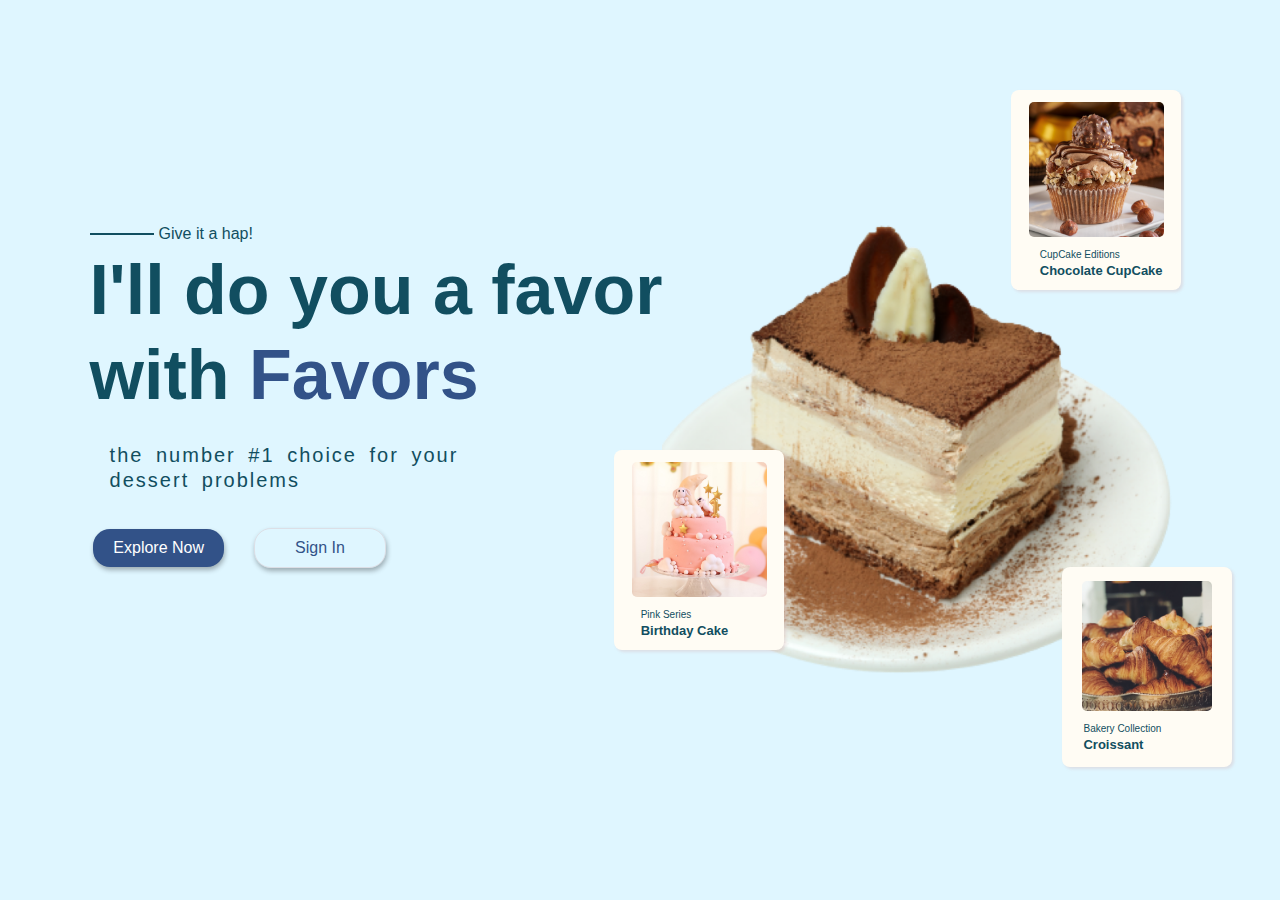
<file: index.html>
<!DOCTYPE html>
<html lang="en">

<head>
    <meta charset="UTF-8">
    <meta http-equiv="X-UA-Compatible" content="IE=edge">
    <meta name="viewport" content="width=device-width, initial-scale=1.0">
    <title>Favors</title>
    <link rel="stylesheet" href="landing page/style.css">
</head>

<body>
    <div id="TA" class="container1">
        <div class="row-kanan">
            <img src="assetTA/TA.png" alt="kue">

            <div class="card1">
                <img src="assetTA/card1.jpg" alt="card1">
                <div class="card1-text">
                    <p>Pink Series</p>
                    <h6>Birthday Cake</h6>
                </div>

            </div>

            <div class="card2">
                <img src="assetTA/card2.jpg" alt="card1">
                <div class="card2-text">
                    <p>CupCake Editions</p>
                    <h6>Chocolate CupCake</h6>
                </div>

            </div>


            <div class="card3">
                <img src="assetTA/card3.jpg" alt="card1">
                <div class="card3-text">
                    <p> Bakery Collection</p>
                    <h6>Croissant</h6>
                </div>

            </div>

            <div class="row-kiri">
                <div class="text1">
                    <div class="line"></div>
                    <p>Give it a hap!</p>
                </div>
                <div class="text2">
                    <h1>I'll do you a favor <br> with <span>Favors</span></h1>
                </div>
                <div class="text3">
                    <p>the number #1 choice for your <br>dessert problems</p>
                </div>
                <div class="btn">
                    <a class="btn-1" href="landing page/index.php">Explore Now</a>
                    <a class="btn-2" href="">Sign In</a>
                </div>

            </div>

        </div>
    </div>
</body>

</html>
</file>
<file: landing page/style.css>
:root {
    --background-color: #DFF6FF;
    --background-color2:#DEB6AB;
    --main-color1:#114E60;
    --main-color2:#325288;
}

*{
    margin: 0;
    padding: 0;
    background-color: var(--background-color);
    font-family: 'quicksand', sans-serif;
    /* font-family: 'Poppins', sans-serif; */
    box-sizing: border-box;
    scroll-behavior: smooth;
}

.container{
display: flex;
}

#index nav {
    width: 100%;
    height: 12vh;
    display: flex;
    align-items: center;
    justify-content: center;
    position: fixed;
    z-index: 1;

    


}

#index nav ul{
    display: flex;
    align-items: center;
    gap: 90px;
    position: relative;
    left: -6vw;
}
#index nav li{
    list-style: none;
    margin: 5px;
}
#index nav a{
    text-decoration: none;
    color: var(--main-color2);
    font-weight: 900;
}
#index nav img{
    width: 150px;
    margin: -30px;
    opacity: 90%;
}
#index .signin{
    display: flex;
    justify-content: end;
    position: absolute;
    left: 80vw;
}

#index .signin a{
    margin: 10px;
    padding:8px 30px;
    background-color: var(--main-color2);
    color: var(--background-color);
    border-radius: 15px;
    font-size: 14px;
    opacity: 80%;
}

#index .hero .row-1{
    width: 100%;
    height: 20vh;
    display: flex;
    flex-direction: column;
    justify-content: center;
    align-items: center;
}

#index .hero h1{
    letter-spacing: 8px;
    font-size: 45px;
    color: var(--main-color2);
    font-weight: 800;
    margin-top: 110px;
}

#index .hero h3{
    letter-spacing: 25px;
    font-size: 30px;
    color: var(--main-color1);
    font-weight:500;
}
#index .hero h3 span{
    font-weight: 900;
}

#index .mainobject {
    display: flex;
    justify-content: center;
    align-items: center;
    margin-top: 70px;
}
#index .background {
    width: 344px;
    height: 399px;
    background-color: none;
    border: 1px solid var(--main-color2);
    border-radius: 200%;
    display: flex;
    justify-content: center;
    align-items: center;
}
#index .mainobject img {
    width: 284px;
    height: 369px;
    border-radius:  200%;
}
#index .mainobject button{
    width: 60px;
    height: 60px;
    border-radius: 50%;
    position: absolute;
    left: 39vw;
    top: 73vh;
    font-size: 40px;
    border: none;
    background-color: var(--main-color2);
    font-weight: 600;
    color: var(--background-color);
}
#index .arrow{
    width: 170px;
    height: 150px;
    position: absolute;
    left: 27vw;
    transform: rotate(187deg);
    top: 58vh;
    background-color: transparent;
}

#index p{
    position: absolute;
    top: 55vh;
    left: 23vw;
    font-size: 20px;
    background-color: transparent;
    transform: rotate(-10deg);
    font-weight: 700;
    color: var(--main-color2);
    text-align: center;
}

#index p span{
    color: var(--main-color1);
}

#index .left-row-atas{
    width: 25vw;
    height: 10vh;
    display: flex;
    position: absolute;
    top: 35vh;
    left: 25vh;
    margin: 20px;
    gap: 20px;
    background-color: transparent;
}

#index .left-row-atas img{
    width: 75px;
    opacity: 70%;
}
#index .left-row-atas h3{
    font-weight: 800;
    letter-spacing: 10px;
    font-family: 'Poppins', sans-serif;
}
#index .left-row-atas h5{
    font-weight: 700;
    font-size: 16px;
    word-spacing: 6px;
    color: var(--main-color2);
}
#index .left-row-bawah{
    display: flex;
}
#index .left-row-bawah img{
    width: 150px;
    opacity: 100%;
    position: absolute;
    top: 37vh;
    left: 3vw;
    border-radius: 50%;
}
#index .left-row-bawah p{
    transform: rotate(0deg);
    position: absolute;
    left: -4vw;
    top: 45vh;
    text-align: end;
}

#index .right-row-atas{
    display: flex;
}
#index .right-row-atas img{
    width: 150px;
    opacity: 100%;
    position: absolute;
    top: 32vh;
    left: 65vw;
    border-radius: 50%;
}
#index .right-row-atas p{
    transform: rotate(0deg);
    position: absolute;
    left: 76vw;
    top: 36vh;
    text-align: start;
}

#index .right-row-tengah{
    width: 250px;
    height: 300px;
    left: 59vw;
    top: 63vh;
    position: absolute;
    background-color: transparent;
 
}

#index .right-row-tengah h4{
    font-size: 28px;
    font-weight: 700;
    font-family: 'Poppins', sans-serif;
    text-align: center;
    background-color: transparent;
    color: var(--main-color2);
    line-height: 40px;
}
#index .right-row-tengah h4 span{
    background-color: transparent;
    color: var(--main-color1);
}
#index .right-row-tengah .garis {
    width: 10vw;
    height: 2px;
    background-color: var(--main-color2);
    margin-left: 25px;
}
#index .right-row-bawah {
    width: 280x;
    height: 300px;
    left: 73vw;
    top: 63vh;
    position: absolute;
    background-color: transparent;
    display: flex;
    justify-content: center;
    align-items: center;
    gap: 20px;
}
#index .right-row-bawah img{
    width: 67px;
    background-color: transparent;
    opacity: 80%;
}
#index .right-row-bawah h2{
    text-align: end;
    color: var(--main-color2);
}
#index .right-row-bawah h2 span{
    color: var(--main-color1);
}

/* tampilan awal */


#TA .row-kanan{
    top: 5vh;
    width: 40vw;
    height: 90vh;
    position: absolute;
    left: 51vw;
    display: flex;
    justify-content: center;
    align-items: center;
}

#TA .row-kanan img {
    width: 51rem;
}

#TA .card1 {
    width: 170px;
    height: 200px;
    background-color: #FFFCF4;
    display: flex;
    flex-direction: column;
    justify-content: center;
    align-items: center;
    position: absolute;
    left: -3vw;
    top: 45vh;
    border-radius: 8px;
    box-shadow: 2px 2px 3px rgba(210,157,157,0.25);
    z-index: 1;
}
#TA .card1 img {
    width: 135px;
    background-color: transparent;
    border-radius: 5px;
}

#TA .card1-text {
    text-align: start;
    background-color: transparent;
    margin-top: 10px;
    line-height: 16px;
    color: var(--main-color1);
    margin-left: -30px;
}
#TA .row-kanan p{
    font-size: 10px;
    background-color: transparent;
    font-weight: 300;
}
#TA .row-kanan h6{
    font-size: 13px;
    font-family: 'Poppins', sans-serif;
    background-color: transparent;
    font-weight: 800;

}
#TA .card2 {
    width: 170px;
    height: 200px;
    background-color: #FFFCF4;
    display: flex;
    flex-direction: column;
    justify-content: center;
    align-items: center;
    position: absolute;
    left: 28vw;
    top: 5vh;
    border-radius: 8px;
    box-shadow: 2px 2px 3px rgba(210,157,157,0.25);
}

#TA .card2-text {
    text-align: start;
    background-color: transparent;
    margin-top: 10px;
    line-height: 16px;
    color: var(--main-color1);
    margin-left: 10px;
}


#TA .card2 img {
    width: 135px;
    border-radius: 5px;
}

#TA .card3 {
    width: 170px;
    height: 200px;
    background-color: #FFFCF4;
    display: flex;
    flex-direction: column;
    justify-content: center;
    align-items: center;
    position: absolute;
    left: 32vw;
    top: 58vh;
    border-radius: 8px;
    box-shadow: 2px 2px 3px rgba(210,157,157,0.25);

}

#TA .card3-text {
    text-align: start;
    background-color: transparent;
    margin-top: 10px;
    line-height: 16px;
    color: var(--main-color1);
    margin-left: 10px;
    margin-left: -50px;
}


#TA .card3 img {
    width: 130px;
    border-radius: 5px;
}

#TA .row-kiri{
    position: absolute;
    left: -44vw;
    top: 20vh;
    display: flex;
    flex-direction: column;
    gap: 25px;
    background-color: transparent;
}

#TA .row-kiri .text1{
    display: flex;
    align-items: center;
    gap: 5px;
}
#TA .row-kiri .text1 .line{
    width: 5vw;
    height: 2px;
    background-color: var(--main-color1);
}
#TA .row-kiri .text1 p{
    font-size: 16px;
    color: var(--main-color1);
}
#TA .text2 h1{
    font-size: 70px;
    line-height: 85px;
    margin-top: -20px;
    font-weight: 900;
    color: var(--main-color1);
    background-color: transparent;
}
#TA .text2 h1 span{
    color: var(--main-color2);
    background-color: transparent;
}
#TA .text3 p {
    font-size: 20px;
    line-height: 25px;
    margin-left: 20px;
    font-weight: 100;
    font-family: 'Poppins', sans-serif;
    word-spacing: 5px;
    letter-spacing: 2px;
    color: var(--main-color1);
    
}

#TA .btn {
    width: 400px;
    height: 40px;
    justify-content: center;
    align-items: center;
    display: flex;
    gap: 30px;
    margin-top: 10px;
    margin-left: -50px;
}

#TA .btn a {
    text-decoration: none;
}

#TA .btn-1 {
    background-color: var(--main-color2);
    color: white;
    padding: 10px 20px;
    border-radius: 17px;
    box-shadow: 1px 3px 5px rgba(0, 0, 0, 0.3);
}

#TA .btn-2 {
    background-color: transparent;
    border: 1px solid  rgba(210,157,157,0.25);
    color: var(--main-color2);
    padding: 10px 40px;
    border-radius: 17px;
    box-shadow: 1px 3px 5px rgba(0, 0, 0, 0.3);
}


.judul{
    display: flex;
    width: 900px;
    margin: auto;
    border-radius: 15px;
    margin-top: 10px;
}

.judul h2{
    margin-left: 30px;
    margin: auto;
    color: #114E60;
    font-weight: 500;
    font-size: 60px;
    font-family:  'Poppins', sans-serif;
    letter-spacing: 10px;
}

/* best seller */

.best-seller{
    margin-top: 150px;
}
.judul-lagoon h2{
    font-weight: 400;
    color: #114E60;
    margin-top: 35px;
    font-family: 'quicksand';
    font-size: 40px;
    margin-bottom: 0px;
    width: 800px;
    position: relative;
    left: 5.5vw;
}

.gambar-lagoon img{
    margin-top: 0px;
    margin-left: 100px;
    border-radius: 200%;
}

.judul-lagoon{
    display: flex;
    height: 130px;
}

.judul-lagoon img{
    margin-left: 473px;
    width: 87px;
    height: 87px;
    margin-top: 30px;
}

.gambar-lagoon img:nth-child(2){
    margin-left: 430px;
    position: absolute;
    margin-top: 150px;
}

.judul-text p{
    font-family: 'Poppins', sans-serif;
    font-size: 30px;
    color: #114E60;
    letter-spacing: 10px;
    font-weight: 500;
    margin-bottom: 0px;
}

.judul-text h3{
    margin-top: 0px;
    font-size: 25px;
    font-family: 'Poppins';
    color: #114E60;
    font-weight: 300;
}

.judul-text{
    margin-top: 35vh;
    margin-left: 60vw;
    position: absolute;
    display: flex;
    flex-direction: column;
    gap: 30px;
    line-height: 20px;

}
.logonih{
    width: 200px;
    height: 200px;
    position: absolute;
    left: 75vw;

}

.judul-lagoon h2{
    font-size: 45px;
    margin-left: 20px;
    font-weight: 500;
    margin-top: 40px;
    font-family: 'poppins';
}

.gambar-lagoon{
    display: flex;
}

.textlagoon {
    position: absolute;
    margin-top: 45px;
    margin-left: 430px;
    font-family: 'quicksand';
    color: #114E60;
    font-size: 17px;
    font-weight: 400;
    width: 420px;
    letter-spacing: 1px;
}

.gambar-lagoon h2{
    font-family: 'sacramento';
    font-size: 30px;
    margin-top: 0px;
    margin-bottom: 20px;
    margin-left: 30px;
    color: #114E60;
}

.cakeall a{
    position: absolute;
    margin-top: 150px;
    margin-left: 790px;
    text-decoration: none;
    color: white;
    background-color: #114E60;
    font-size: 26px;
    border-radius: 10px;
    padding: 5px 10px 5px 10px;
    font-family: 'quicksand';
    font-weight: 600;
}


.textgambar-lava h2{
    font-family: "poppins";
    letter-spacing: 10px;
    font-size: 40px;
    margin-left: 30px;
    color: #114E60;
    margin-top: 10px;
    margin-bottom: 0px;
}

.harga h3{
    margin-top: px;
    margin-left: 190px;
    color: #114E60;
    font-family: 'quicksand';
    font-weight: 400;
    font-size: 17px;
}

.text-cake-lava{
    margin-top: 220px;
}

.harga h4{
    margin-top: px;
    margin-left: 410px;
    color: #114E60;
    font-family: 'quicksand';
    font-weight: 400;
    font-size: 17px;
}

.rec-product {
    background-color: var(--background-color);
    display: flex;
    flex-direction: column;
    justify-content: center;
    align-items: center;
    width: 100%;
    height: 40vh;
}
.title-rp {
    background-color: pink;
    width: 100%;
    height: 90px;
}
.title-rp p {
    position: absolute;
    color: var(--main-color2);
    /* background-color: pink; */
    width: 100%;
    height: 50px;
    font-size: 27px;
    font-family: 'Poppins', sans-serif;
    font-weight: 700;
    text-align: center;
}
.title-rp h1 {
    position: absolute;
    color: var(--main-color1);
    margin-top: 45px;
    width: 100%;
    height: 50px;
    letter-spacing: 15px;
    text-align: center;
    font-family: 'Quicksand', sans-serif;
    font-weight: 600;
}
.title-rp span {
    background-color: transparent;
    font-weight: 1000;
}
.rec-pro {
    /* background-color: purple; */
    width: 100%;
    height: 70px;
    margin-top: -10px;
}
.rec-pro .garis {
    background-color: var(--main-color1);
    width: 30%;
    height: 45px;
    border-radius: 20px;
    margin-top: 20px;
    margin-left: 545px;
}
.rec-pro .garis p {
    background-color: transparent;
    color: var(--background-color);
    font-weight: 700;
    font-size: 30px;
    text-align: center;
}
.rec-pro .garis p i {
    background-color: transparent;
    margin-left: 15px;
}

.wrapper{
    display: flex;
    width: 90%;
    gap: 2rem;
    justify-content: start;
    flex-wrap: wrap;
    margin-bottom: 100px;
    overflow: scroll;
    margin-left: 70px;
}

.chart {
    /* background-color: plum; */
    width: 20%;
    height: 400px;
    margin-top: 10px;
    /* box-sizing: border-box; */
    /* overflow: scroll; */
    display: flex;
    /* margin-bottom: 180px; */
    position: relative;
    /* left: 150px; */
    
    
}
.chart .c-1{
    background-color: #114d6053;
    width: 100%;
    height: 90%;
    border-radius: 20px;
    /* box-sizing: border-box; */
}
.nama {
    background-color: #114d6053;
    width: 90%;
    height: 50px;
    margin: 5%;
    border-radius: 10px;
    display: flex;
    justify-content: center;
    align-items: center;
}
.ck {
    background-color: #114d6053;
    width: 75%;
    height: 35px;
    border-radius: 5px;
}
.ck p {
    background-color: transparent;
    font-size: 20px;
    font-weight: 900;
    color: var(--background-color);
    text-align: center;
    margin-top: 4px;
}
.ker {
    background-color: #114d6053;
    width: 35px;
    height: 35px;
    border-radius: 7px;
    margin-left: 2%;
}
.ker i {
    background-color: transparent;
    display: flex;
    margin-left: 9px;
    margin-top: 10px;
    color: var(--background-color);
}
.ker:hover {
    background-color: var(--main-color1);
}
.gambar {
    /* background-color: black; */
    width: 150px;
    height: 150px;
    border-radius: 100%;
    margin-left: 22%;
}
.gambar img {
    width: 150px;
    height: 150px;
    border-radius: 100%;
}
.harga {
    background-color: transparent;
    margin-top: 10px;
    height: 50px;
    display: flex;
}
.harga-1, .harga-2 {
    background-color: #114d60ae;
    height: 70%;
    width: 47%;
    margin-left: 5px;
    border-radius: 10px;
}
.harga-1 p {
    background-color: transparent;
    font-weight: 900;
    font-size: 20px;
    text-align: center;
    margin-top: 5px;
    color: yellow;
}
.harga-2 p, .harga-2 s {
    background-color: transparent;
    font-weight: 900;
    text-align: center;
    margin-top: 7px;
    color: var(--background-color);
}
.buy {
    background-color: #114d607c;
    width: 50%;
    height: 10%;
    margin-left: 25%;
    margin-top: -5px;
    border-radius: 10px;
}
.buy p {
    background-color: transparent;
    color: var(--background-color);
    text-align: center;
    font-size: 19px;
    padding-top: 5px;
    font-weight: 900;
}
.buy:hover{
    background-color: #114E60;
}







/* FAQ */

.faq {
    background-color: var(--background-color);
    display: flex;
    margin: 0;
    padding: 0;
    width: 100%;
    height: 90vh;
    margin-top: 10px;
}
.faq-kiri {
    width: 50%;
    background-color: transparent;
    /* background-color: yellow; */
}
.faq-kiri .judul-faq {
    height: 30%;
    width: 100%;
    background-color: transparent;
    /* background-color: navajowhite; */
    box-sizing: border-box;
}
.judul-faq .bg {
    height: 100%;
    width: 70%;
    background-color: #3252881f;
    border-radius: 50%;
    transform: rotate(-8deg);
    margin-top: -30px;
    margin-left: 90px;
}
.bg h1 {
    /* background-color: blue; */
    color: var(--main-color2);
    transform: rotate(8deg);
    width: 100px;
    font-size: 90px;
    font-family: 'Poppins', sans-serif;
    margin-left: 130px;
    padding-top: 20px;
    background-color: transparent;
}
.bg p {
    transform: rotate(8deg);
    font-family: 'quicksand', sans-serif;
    margin-left: 90px;
    font-size: 20px;
    font-weight: 800;
    color: var(--main-color2);
    background-color: transparent;
}
.faq-kiri .faq-kotak-1, .faq-kotak-2, .faq-kotak-3{
    height: 50%;
    width: 90%;
    background-color: var(--main-color2);
    box-shadow: 5px 5px 10px #3252888e;
    margin-top: 30px;
    margin-left: 5%;
    border-radius: 20px;
}

.faq-kanan {
    width: 50%;
    /* background-color: plum; */
    background-color: transparent;
}
.faq-kanan .faq-kotak-5, .faq-kotak-6, .faq-kotak-7, .faq-kotak-8, .faq-kotak-9 {
    height: 10%;
    width: 91%;
    background-color: var(--main-color2);
    box-shadow: 5px 5px 10px #3252888e;
    margin-top: 30px;
    margin-left: 5%;
    border-radius: 20px;
    display: flex;
}
.a {
    padding-top: 12px;
    padding-left: 20px;
    background-color: transparent;
}
.lingkaran-a {
    background-color: #8ba7d7;
    width: 40px;
    height: 40px;
    border-radius: 100%;
}

.lingkaran-a:hover {
    background-color: #bad3ff;
}

.lingkaran-b {
    margin-top: 18px;
    background-color: #8ba7d7;
    width: 40px;
    height: 40px;
    border-radius: 100%;
}

.lingkaran-b:hover {
    background-color: #bad3ff;
}

.tanya {
    /* background-color: pink; */
    transform: translate(25%, -180%);
    width: 350px;
    background-color: transparent;
}
.tanya p, 
.tanya-2 p, 
.tanya-3 p, 
.tanya-5 p, 
.tanya-6 p,
.tanya-7 p, 
.tanya-8 p,
.tanya-9 p {
    font-size: 20px;
    font-family: 'Poppins', sans-serif;
    font-weight: 700;
    color: var(--background-color);
    margin-top: 30px;
    background-color: transparent;
}

.tanya-2 {
    transform: translate(18%, -120%);
    width: 500px;
    background-color: transparent;
}
.tanya-3 {
    transform: translate(18%, -120%);
    width: 500px;
    background-color: transparent;
}
.tanya-5 {
    transform: translate(18%, -210%);
    width: 500px;
    background-color: transparent;
}
.tanya-6 {
    transform: translate(18%, -210%);
    width: 500px;
    background-color: transparent;
}
.tanya-7 {
    transform: translate(18%, -205%);
    width: 500px;
    background-color: transparent;
}
.tanya-8 {
    transform: translate(18%, -205%);
    width: 500px;
    background-color: transparent;
}
.tanya-9 {
    transform: translate(18%, -200%);
    width: 500px;
    background-color: transparent;
}

/* footer */

.content {
    width: 100%;
    height: 300px;
    background-color: #F4EEE8;
    display: flex;
    justify-content: space-between;
    align-items: start;
    margin-top: 100px;
    position: relative;

}
.logo{
    position: relative;
    left: -4vw;
    display: flex;
    flex-direction: column;
    justify-content: center;
    align-items: center;
}

.logo img {
    width: 300px;
    margin-top: -45px;
    margin-left: -0px;
}

.copyright {
    display: flex;
    background-color: transparent;
}
.copyright img{
    width: 20px;
    height: 20px;
    margin-top: 3px;
    background-color: transparent;
    margin-left: -5px;
    font-weight: 400;
}
.copyright p{
    background-color: #F4EEE8;
}
.favors{
    margin-left: 100px;
    margin-top: 40px;
    background-color: transparent;
    position: relative;
    left: 5vw;
}
.favors p, ul li{
    background-color: transparent ;
}

.footer p {
    margin-left: 40px;
    font-weight: 700;
    color: var(--main-color2);
    font-family: 'Poppins', sans-serif;
    letter-spacing: 4px;
    background-color: transparent;
    margin-left: 0px;
}

.footer ul {
    background-color: transparent;
}
.footer ul li {
    list-style: none;
}

.footer ul li a{
    text-decoration: none;
    color: var(--main-color2);
    font-size: 16px;
    line-height: 30px;
    letter-spacing: 3px;
    font-weight: 400;
    background-color: #F4EEE8;
}
.help-center{
    margin-left: 125px;
    position: relative;
    top: 40px;
    left: 8vw;
    background-color: transparent;
}
.best_seller{
    width: 200px;
    position: relative;
    left: 19vw;
    margin-top: 40px;
    background-color: transparent;
}
.best_seller p{
    background-color: transparent;
}
.logo{
    position: relative;
    left: 22vw;
    margin-top: 50px;
    background-color: transparent;
}
.sosmed {
    background-color: transparent;
    position: relative;
    left: -35vw;
    top: 29vh;
    display: flex;
    flex-direction: column;
    align-items: center;
    gap: 10px;

}
.sosmed ul {
    display: flex;
    background-color: transparent;
}
.sosmed ul li {
    background-color: transparent;
}
.sosmed ul li img {
    margin-left: 20px;
    margin-right: 20px;
    width: 35px;
    opacity: 70%;
    background-color: transparent;
}
</file>
